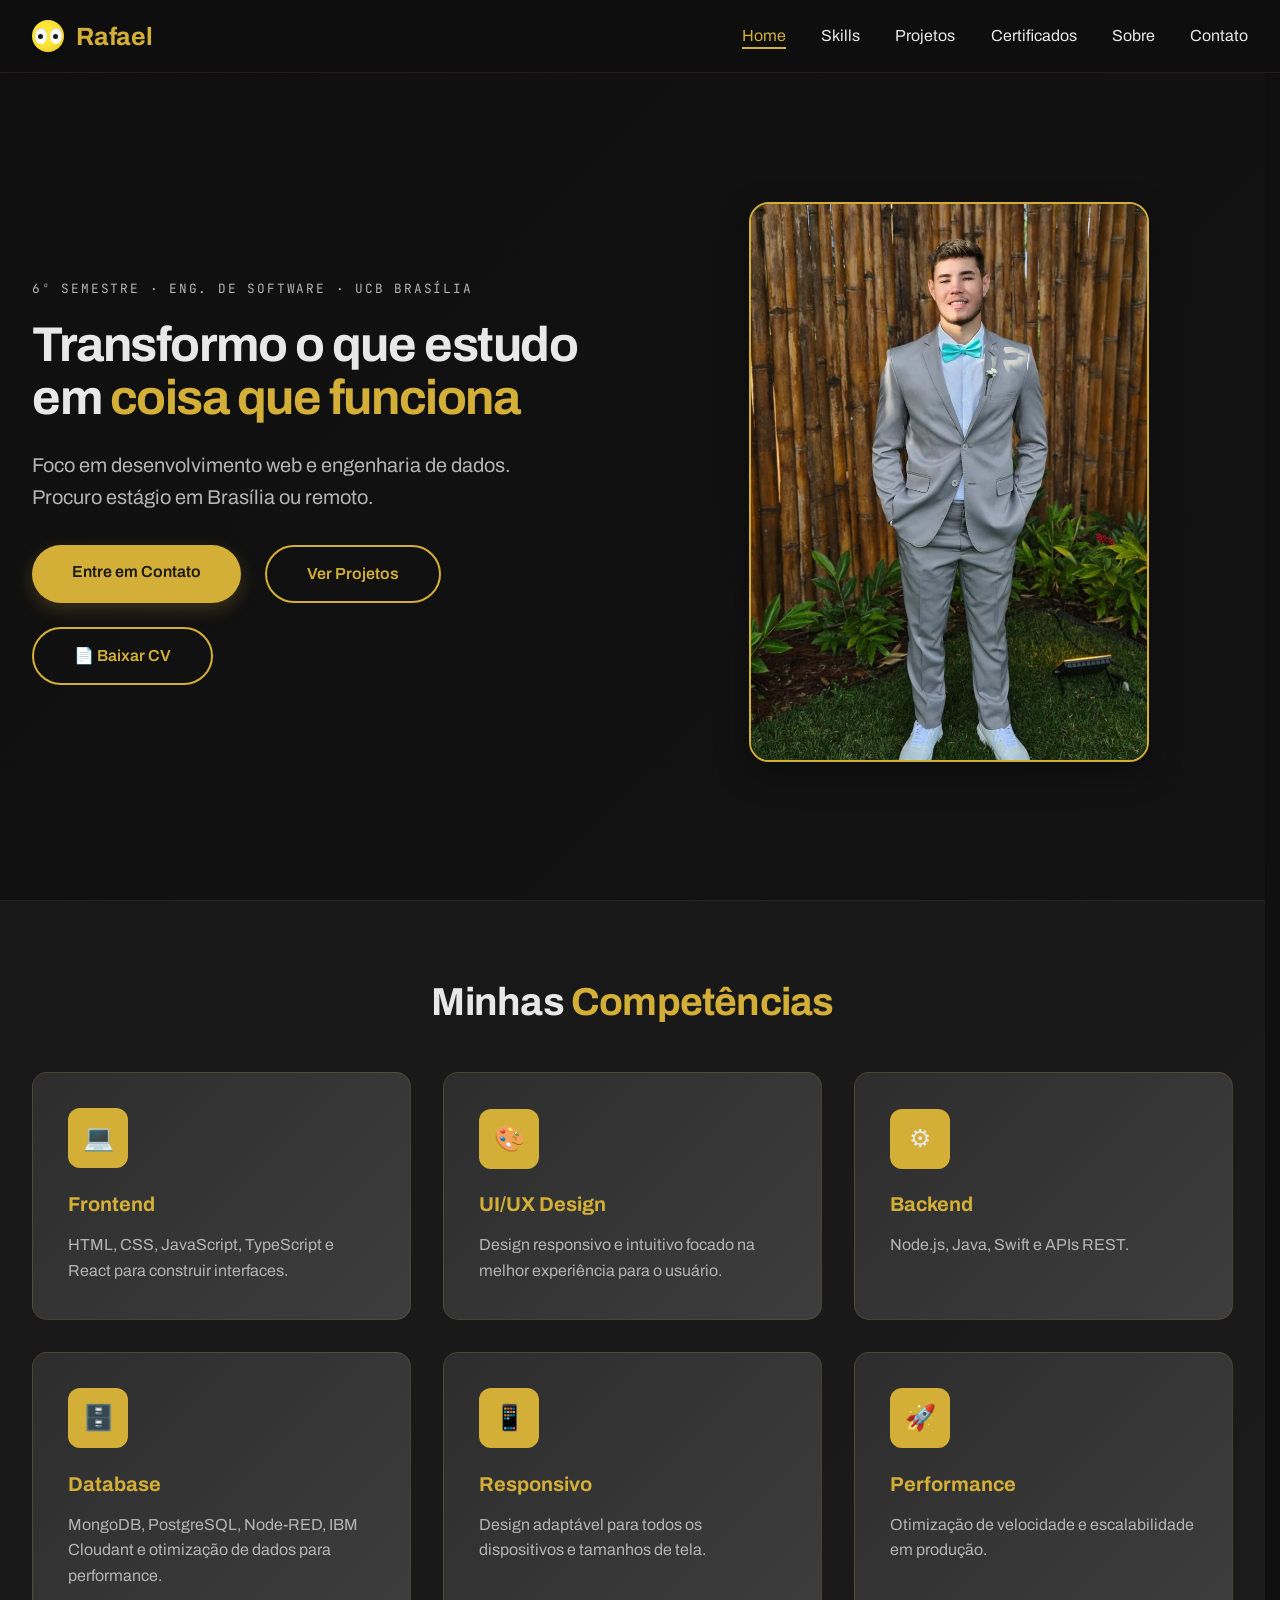
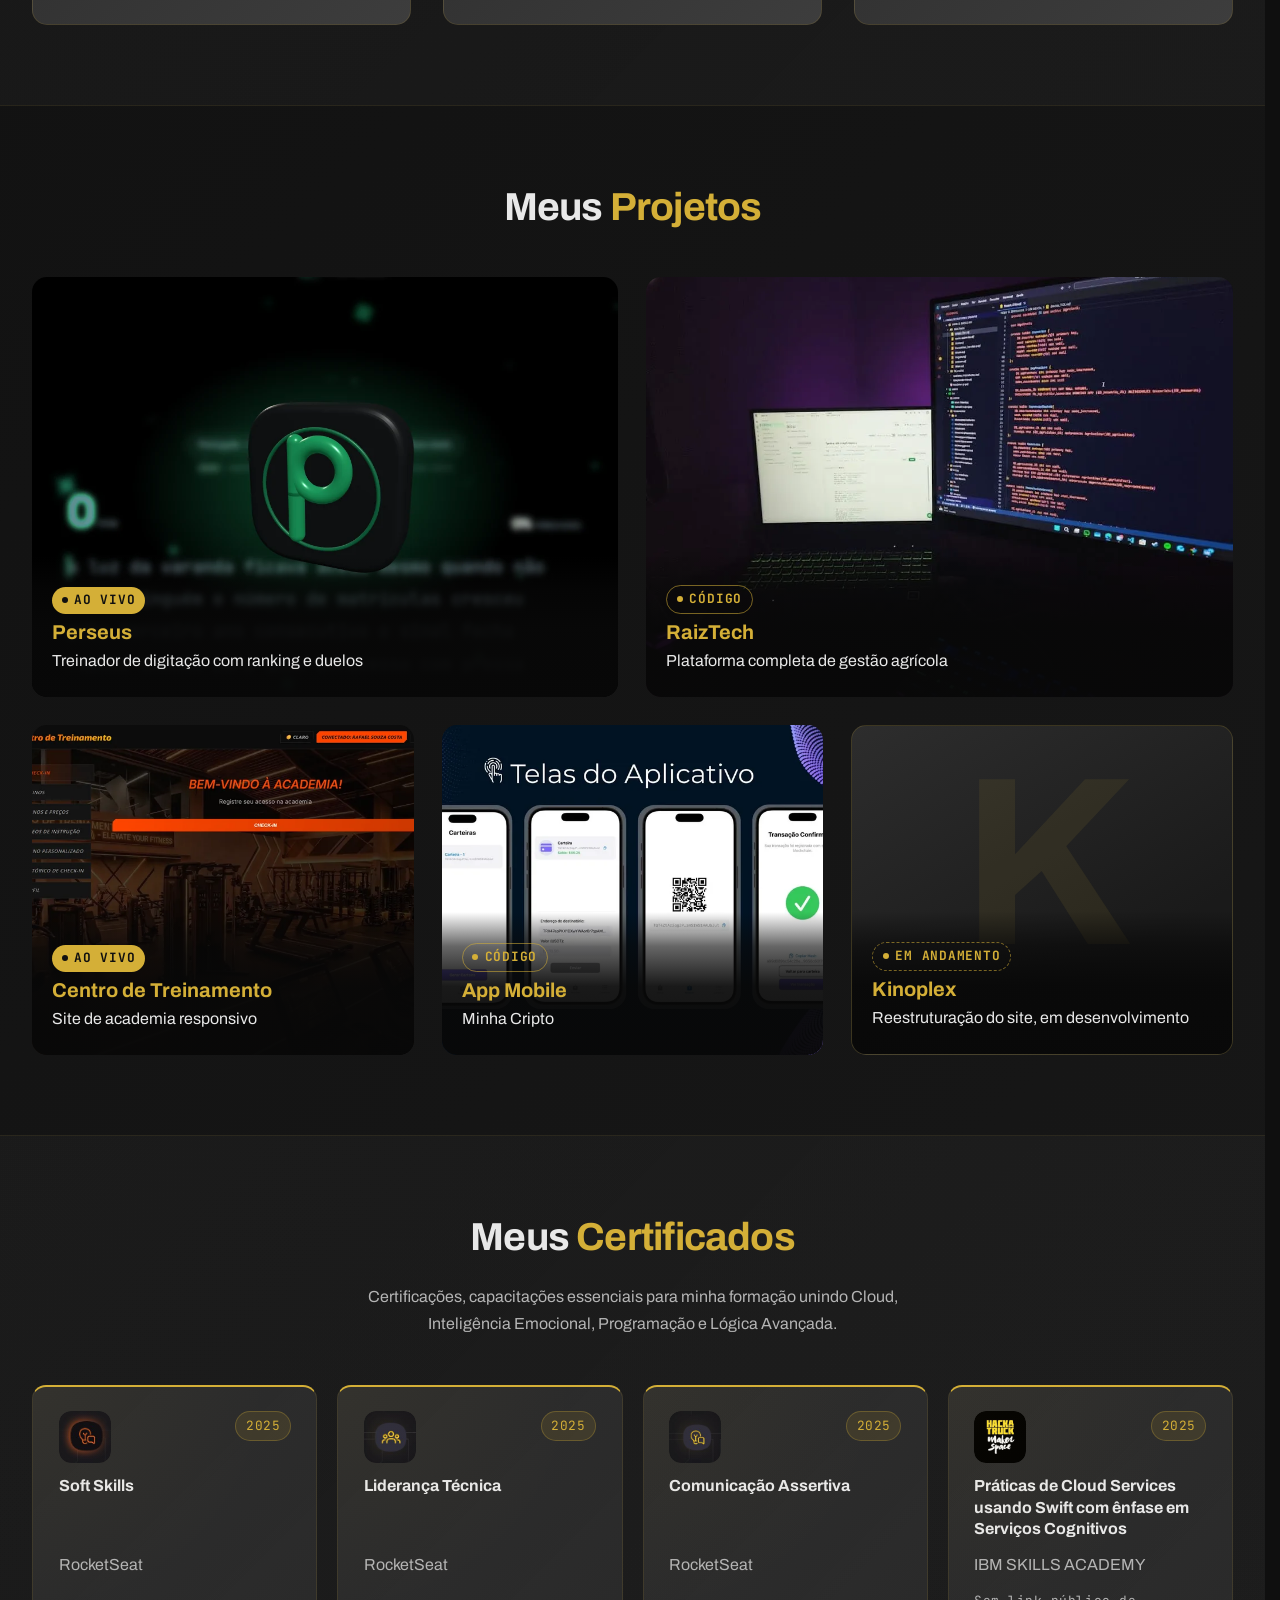
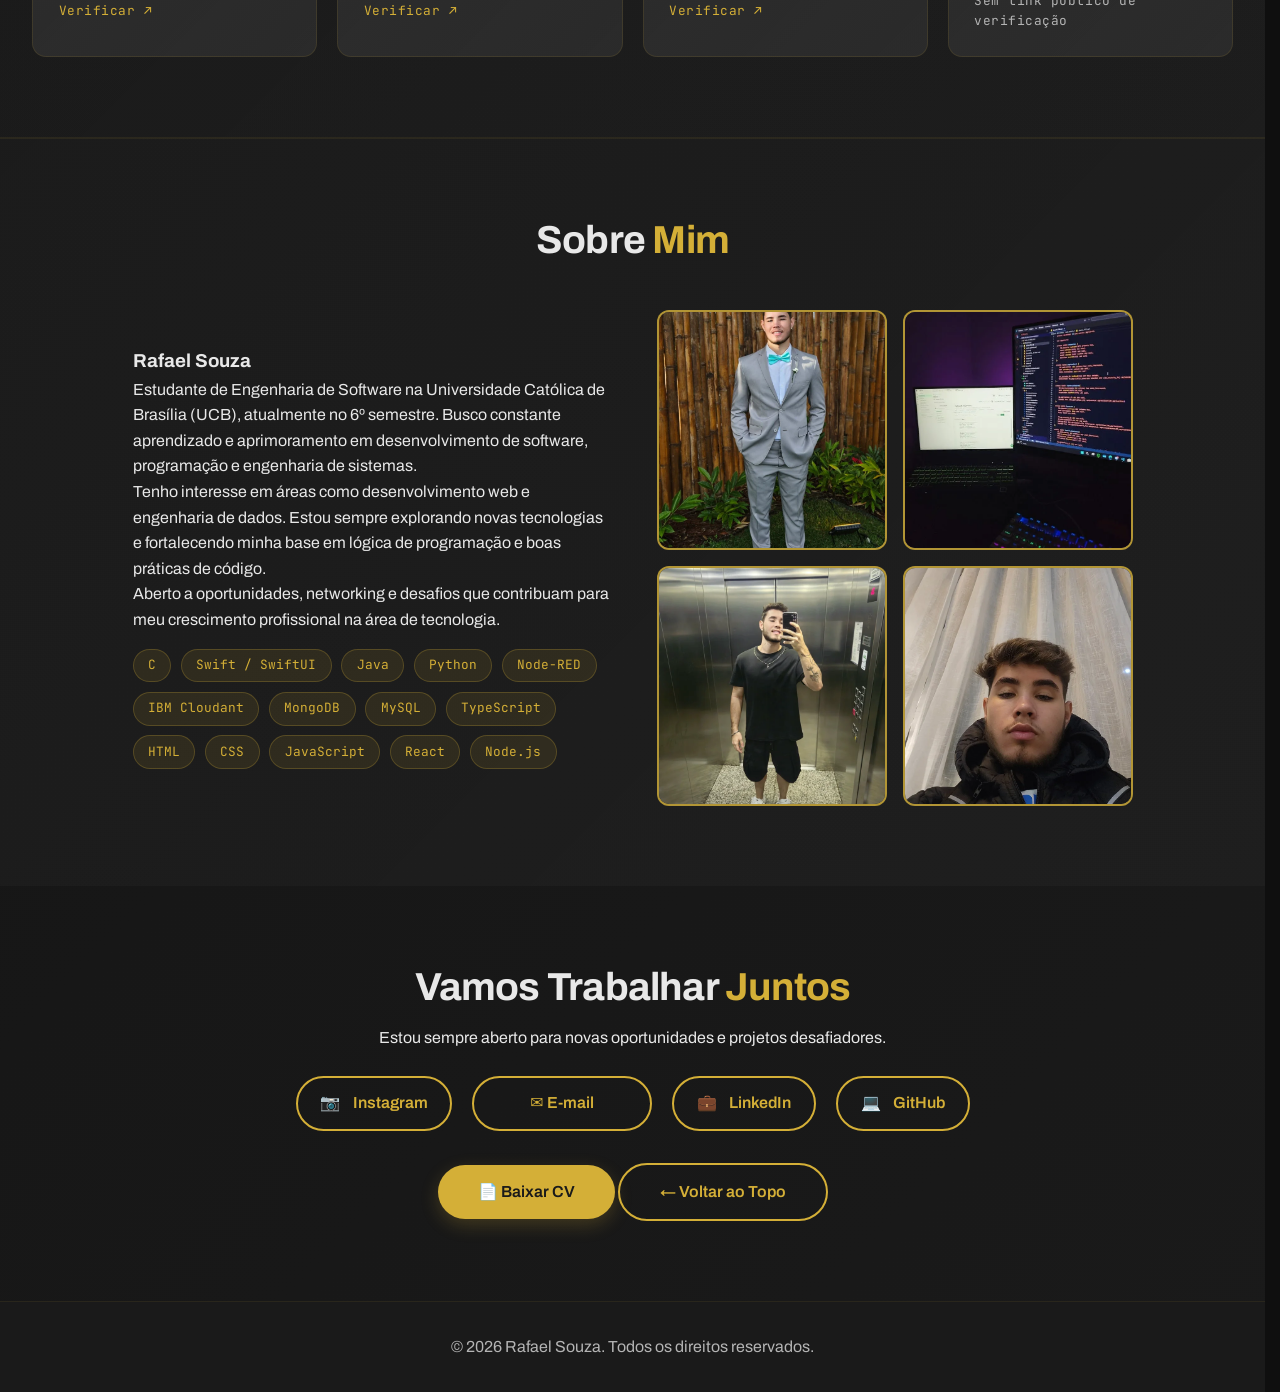
<file: index.html>
<!DOCTYPE html>
<html lang="pt-BR">
<head>
    <meta charset="UTF-8">
    <meta name="viewport" content="width=device-width, initial-scale=1.0">
    <title>Rafael Souza - Portfolio</title>
    <meta name="description" content="Rafael Souza — estudante de Engenharia de Software na UCB, Brasília. Projetos em web, dados e mobile: Perseus, RaizTech, Centro de Treinamento e Minha Cripto.">
    <meta name="theme-color" content="#0f0f0f">
    <link rel="preload" as="image" href="img/port.webp" fetchpriority="high">
    <link rel="preconnect" href="https://fonts.googleapis.com">
    <link rel="preconnect" href="https://fonts.gstatic.com" crossorigin>
    <link rel="stylesheet" href="https://fonts.googleapis.com/css2?family=Archivo:wght@400;500;600;700&family=JetBrains+Mono:wght@400;700&display=swap">
    <link rel="stylesheet" href="style.css">
    <link rel="icon" type="image/webp" href="img/iconpreto.webp">
</head>
<body>
    <nav>
        <div class="logo">
            <div id="custom-emoji">
                <div class="eye"><div class="pupil"></div></div>
                <div class="eye"><div class="pupil"></div></div>
            </div>
            Rafael
        </div>
        <ul class="nav-links">
            <li><a href="#home">Home</a></li>
            <li><a href="#skills">Skills</a></li>
            <li><a href="#portfolio">Projetos</a></li>
            <li><a href="#certificates">Certificados</a></li>
            <li><a href="#about">Sobre</a></li>
            <li><a href="#contact">Contato</a></li>
        </ul>
    </nav>

    <section class="hero" id="home">
        <div class="hero-content">
            <p class="hero-kicker">6º semestre · Eng. de Software · UCB Brasília</p>
            <h1>Transformo o que estudo <br>em <span>coisa que funciona</span></h1>
            <p class="hero-lead">Foco em desenvolvimento web e engenharia de dados. Procuro estágio em Brasília ou remoto.</p>
            <div class="cta-buttons">
                <a href="#contact" class="btn btn-primary">Entre em Contato</a>
                <a href="#portfolio" class="btn btn-secondary">Ver Projetos</a>
                <a href="CV_rafael_2026.pdf" download class="btn btn-cv"><span aria-hidden="true">📄</span> Baixar CV</a>
            </div>
        </div>
        <div class="hero-image">
            <div class="image-container">
                <div class="image-frame">
                    <img src="img/port.webp" alt="Rafael Souza" width="800" height="1067" fetchpriority="high" decoding="async">
                </div>
            </div>
        </div>
    </section>

    <section class="skills" id="skills">
        <div class="skills-container">
            <h2 class="section-title">Minhas <span>Competências</span></h2>
            <div class="skills-grid">
                <div class="skill-card">
                    <div class="skill-icon" aria-hidden="true">💻</div>
                    <h3>Frontend</h3>
                    <p>HTML, CSS, JavaScript, TypeScript e React para construir interfaces.</p>
                </div>
                <div class="skill-card">
                    <div class="skill-icon" aria-hidden="true">🎨</div>
                    <h3>UI/UX Design</h3>
                    <p>Design responsivo e intuitivo focado na melhor experiência para o usuário.</p>
                </div>
                <div class="skill-card">
                    <div class="skill-icon" aria-hidden="true">⚙️</div>
                    <h3>Backend</h3>
                    <p>Node.js, Java, Swift e APIs REST.</p>
                </div>
                <div class="skill-card">
                    <div class="skill-icon" aria-hidden="true">🗄️</div>
                    <h3>Database</h3>
                    <p>MongoDB, PostgreSQL, Node-RED, IBM Cloudant e otimização de dados para performance.</p>
                </div>
                <div class="skill-card">
                    <div class="skill-icon" aria-hidden="true">📱</div>
                    <h3>Responsivo</h3>
                    <p>Design adaptável para todos os dispositivos e tamanhos de tela.</p>
                </div>
                <div class="skill-card">
                    <div class="skill-icon" aria-hidden="true">🚀</div>
                    <h3>Performance</h3>
                    <p>Otimização de velocidade e escalabilidade em produção.</p>
                </div>
            </div>
        </div>
    </section>

    <section class="portfolio" id="portfolio">
        <div class="portfolio-container">
            <h2 class="section-title">Meus <span>Projetos</span></h2>
            <div class="portfolio-grid">
                <div class="portfolio-item portfolio-item--featured" role="button" tabindex="0" aria-haspopup="dialog"
                    data-title="Perseus"
                    data-description="Treinador de digitação para português e inglês, com modos de texto corrido e de código. Tem ranking online, duelos entre jogadores e um teclado virtual em forma de mapa estelar, onde o brilho de cada tecla mostra o domínio do usuário. O motor de digitação é TypeScript puro e funciona offline; a validação da linha do tempo de teclas é feita no servidor para impedir pontuações fraudadas."
                    data-tech="Next.js 16, React 19, Tailwind CSS 4, NestJS 11, TypeScript, Docker"
                    data-live-url="https://perseus-xi.vercel.app/"
                    data-repo-url="https://github.com/Freeze137/Perseus">
                    <img loading="lazy" decoding="async" width="1200" height="750" src="img/perseus.webp" alt="">
                    <div class="portfolio-caption">
                        <span class="portfolio-status portfolio-status--live">Ao vivo</span>
                        <h3>Perseus</h3>
                        <p>Treinador de digitação com ranking e duelos</p>
                        <div class="portfolio-tags"><ul><li>Next.js</li><li>NestJS</li><li>TypeScript</li></ul></div>
                    </div>
                </div>
                <div class="portfolio-item portfolio-item--featured" role="button" tabindex="0" aria-haspopup="dialog"
                    data-title="RaizTech (by Ricardo Marinho)"
                    data-description="Painel de controle da RaizTech, um sistema de gestão agrícola inteligente focado em otimizar a irrigação com Inteligência Artificial e Machine Learning. O painel oferece uma interface completa para monitorar, analisar e controlar o desempenho dos irrigadores e sensores na fazenda."
                    data-tech="CSS, TypeScript, Node.js, MongoDB, MySQL"
                    data-live-url="#"
                    data-repo-url="https://github.com/RicardoMarinho-code/Painel-de-controle-raiztech">
                    <img loading="lazy" decoding="async" width="1024" height="747" src="img/rafa4.webp" alt="">
                    <div class="portfolio-caption">
                        <span class="portfolio-status portfolio-status--code">Código</span>
                        <h3>RaizTech</h3>
                        <p>Plataforma completa de gestão agrícola</p>
                        <div class="portfolio-tags"><ul><li>TypeScript</li><li>Node.js</li><li>MongoDB</li><li>MySQL</li></ul></div>
                    </div>
                </div>
                <div class="portfolio-item" role="button" tabindex="0" aria-haspopup="dialog"
                    data-title="Centro de Treinamento"
                    data-description="Site de academia com interface limpa e contemporânea, focada na experiência do usuário e em um layout responsivo."
                    data-tech="HTML, CSS, JavaScript"
                    data-live-url="https://academia-theta-ten.vercel.app/"
                    data-repo-url="https://github.com/Freeze137/academia">
                    <img loading="lazy" decoding="async" width="1000" height="562" src="img/ctofc.webp" alt="">
                    <div class="portfolio-caption">
                        <span class="portfolio-status portfolio-status--live">Ao vivo</span>
                        <h3>Centro de Treinamento</h3>
                        <p>Site de academia responsivo</p>
                        <div class="portfolio-tags"><ul><li>HTML</li><li>CSS</li><li>JavaScript</li></ul></div>
                    </div>
                </div>
                <div class="portfolio-item" role="button" tabindex="0" aria-haspopup="dialog"
                    data-title="App Mobile"
                    data-description="Aplicativo mobile (Minha Cripto) desenvolvido com SwiftUI para facilitar o uso de criptomoedas, com foco em simplicidade, usabilidade e segurança para iOS."
                    data-tech="Node-RED, IBM Cloudant, Swift/SwiftUI"
                    data-live-url="#"
                    data-repo-url="https://github.com/Freeze137/Minha-Cripto">
                    <img loading="lazy" decoding="async" width="1000" height="563" src="img/minha-cripto.webp" alt="">
                    <div class="portfolio-caption">
                        <span class="portfolio-status portfolio-status--code">Código</span>
                        <h3>App Mobile</h3>
                        <p>Minha Cripto</p>
                        <div class="portfolio-tags"><ul><li>SwiftUI</li><li>Node-RED</li><li>IBM Cloudant</li></ul></div>
                    </div>
                </div>
                <div class="portfolio-item portfolio-item--wip" role="button" tabindex="0" aria-haspopup="dialog"
                    data-title="Kinoplex"
                    data-description="Reestruturação do site da Kinoplex, com foco em modernização da interface, melhor experiência do usuário e design responsivo. O projeto ainda está em desenvolvimento."
                    data-tech="TypeScript, React, Node.js, Python"
                    data-live-url="#"
                    data-repo-url="#">
                    <div class="portfolio-item__monogram" aria-hidden="true">K</div>
                    <div class="portfolio-caption">
                        <span class="portfolio-status portfolio-status--wip">Em andamento</span>
                        <h3>Kinoplex</h3>
                        <p>Reestruturação do site, em desenvolvimento</p>
                        <div class="portfolio-tags"><ul><li>TypeScript</li><li>React</li><li>Node.js</li><li>Python</li></ul></div>
                    </div>
                </div>
            </div>
        </div>
    </section>

    <!-- ===================== CERTIFICADOS ===================== -->
    <section class="certificates" id="certificates">
        <div class="certificates-container">
            <h2 class="section-title">Meus <span>Certificados</span></h2>
            <p class="certificates-subtitle">Certificações, capacitações essenciais para minha formação unindo Cloud, Inteligência Emocional, Programação e Lógica Avançada.</p>

            <div class="cert-grid">

                <div class="cert-card">
                    <div class="cert-card-header">
                        <div class="cert-logo cert-logo--img">
                            <img src="img/cert-img-1.png" alt="" width="52" height="52" loading="lazy" decoding="async">
                        </div>
                        <span class="cert-year">2025</span>
                    </div>
                    <h3 class="cert-title">Soft Skills</h3>
                    <p class="cert-issuer">RocketSeat</p>
                    <a href="https://app.rocketseat.com.br/certificates/fe58694a-edfa-46e0-9430-57535f129cd2" class="cert-verify" target="_blank" rel="noopener noreferrer" aria-label="Verificar certificado Soft Skills na RocketSeat">Verificar ↗</a>
                </div>

                <div class="cert-card">
                    <div class="cert-card-header">
                        <div class="cert-logo cert-logo--img">
                            <img src="img/cert-img-2.png" alt="" width="52" height="52" loading="lazy" decoding="async">
                        </div>
                        <span class="cert-year">2025</span>
                    </div>
                    <h3 class="cert-title">Liderança Técnica</h3>
                    <p class="cert-issuer">RocketSeat</p>
                    <a href="https://app.rocketseat.com.br/certificates/0393aaec-fb00-48b3-8699-10258ea04863" class="cert-verify" target="_blank" rel="noopener noreferrer" aria-label="Verificar certificado Liderança Técnica na RocketSeat">Verificar ↗</a>
                </div>

                <div class="cert-card">
                    <div class="cert-card-header">
                        <div class="cert-logo cert-logo--img">
                            <img src="img/cert-img-3.png" alt="" width="52" height="52" loading="lazy" decoding="async">
                        </div>
                        <span class="cert-year">2025</span>
                    </div>
                    <h3 class="cert-title">Comunicação Assertiva</h3>
                    <p class="cert-issuer">RocketSeat</p>
                    <a href="https://app.rocketseat.com.br/certificates/f561ff4e-0273-44a0-92f0-ee2ecd900b67" class="cert-verify" target="_blank" rel="noopener noreferrer" aria-label="Verificar certificado Comunicação Assertiva na RocketSeat">Verificar ↗</a>
                </div>

                <div class="cert-card">
                    <div class="cert-card-header">
                        <div class="cert-logo cert-logo--img">
                            <img src="img/cert-img-4.png" alt="" width="52" height="52" loading="lazy" decoding="async">
                        </div>
                        <span class="cert-year">2025</span>
                    </div>
                    <h3 class="cert-title">Práticas de Cloud Services usando Swift com ênfase em Serviços Cognitivos</h3>
                    <p class="cert-issuer">IBM SKILLS ACADEMY</p>
                    <span class="cert-verify cert-verify--none">Sem link público de verificação</span>
                </div>

                

            </div>
        </div>
    </section>
                                                   <!-- ================== CERTIFICADOS ================== -->

    <section class="about" id="about">
        <div class="about-container">
            <h2 class="section-title">Sobre <span>Mim</span></h2>
            <div class="about-content">
                <div class="about-text">
                    <h3>Rafael Souza</h3>
                    <p> Estudante de Engenharia de Software na Universidade Católica de Brasília (UCB), atualmente no 6º semestre. Busco constante aprendizado e aprimoramento em desenvolvimento de software, programação e engenharia de sistemas. </p>
                    <p>Tenho interesse em áreas como desenvolvimento web e engenharia de dados. Estou sempre explorando novas tecnologias e fortalecendo minha base em lógica de programação e boas práticas de código.</p>
                    <p>Aberto a oportunidades, networking e desafios que contribuam para meu crescimento profissional na área de tecnologia.</p>
                    <ul class="tech-badges">
                        <li>C</li>
                        <li>Swift / SwiftUI</li>
                        <li>Java</li>
                        <li>Python</li>
                        <li>Node-RED</li>
                        <li>IBM Cloudant</li>
                        <li>MongoDB</li>
                        <li>MySQL</li>
                        <li>TypeScript</li>
                        <li>HTML</li>
                        <li>CSS</li>
                        <li>JavaScript</li>
                        <li>React</li>
                        <li>Node.js</li>
                    </ul>
                </div>
                <div class="about-images">
                    <div class="about-img">
                        <img src="img/port.webp" alt="Rafael Souza" width="800" height="1067" loading="lazy" decoding="async">
                    </div>
                    <div class="about-img">
                        <img src="img/rafa4.webp" alt="Estação de trabalho de Rafael" width="1024" height="747" loading="lazy" decoding="async">
                    </div>
                    <div class="about-img">
                        <img src="img/rafa2.webp" alt="Rafael em evento de tecnologia" width="720" height="960" loading="lazy" decoding="async">
                    </div>
                    <div class="about-img">
                        <img src="img/rafa3.webp" alt="Rafael apresentando um projeto" width="720" height="960" loading="lazy" decoding="async">
                    </div>
                </div>
            </div>
        </div>
    </section>

    <section class="contact" id="contact">
        <div class="contact-container">
            <h2 class="section-title">Vamos Trabalhar <span>Juntos</span></h2>
            <p>Estou sempre aberto para novas oportunidades e projetos desafiadores.<br><br></p>
            <div class="contact-links">
                <a href="https://instagram.com/therafaelsouza" class="contact-link" target="_blank" rel="noopener noreferrer">
                    <span aria-hidden="true">📷</span> Instagram
                </a>
                <a href="mailto:rafascosta2017@gmail.com" id="email-link" class="contact-link">
                    <span class="email-text original"><span aria-hidden="true">✉️</span> E-mail</span>
                    <span class="email-text copied"><span aria-hidden="true">✅</span> E-mail Copiado!</span>
                </a>
                <a href="https://www.linkedin.com/in/rafael-souza-71481b2b5/" class="contact-link" target="_blank" rel="noopener noreferrer">
                    <span aria-hidden="true">💼</span> LinkedIn
                </a>
                <a href="https://github.com/Freeze137" class="contact-link" target="_blank" rel="noopener noreferrer">
                    <span aria-hidden="true">💻</span> GitHub
                </a>
            </div>
            <a href="CV_rafael_2026.pdf" download class="btn btn-primary"><span aria-hidden="true">📄</span> Baixar CV</a>
            <a href="#home" class="btn btn-secondary">← Voltar ao Topo</a>
        </div>
    </section>

    <footer>
        <p>&copy; 2026 Rafael Souza. Todos os direitos reservados.</p>
    </footer>

    <div id="portfolio-modal" class="modal" role="dialog" aria-modal="true" aria-labelledby="modal-title">
        <div class="modal-content">
            <button type="button" class="close-button" aria-label="Fechar">&times;</button>
            <img id="modal-img" src="img/perseus.webp" alt="" loading="lazy" width="1200" height="750">
            <h3 id="modal-title" tabindex="-1"></h3>
            <p id="modal-description"></p>
            <div class="modal-tech">
                <strong>Tecnologias:</strong>
                <p id="modal-tech"></p>
            </div>
            <p id="modal-no-links" class="modal-note" hidden>Projeto sem demo público nem repositório aberto.</p>
            <div class="modal-links">
                <a id="modal-live-link" href="#" class="btn btn-primary" target="_blank" rel="noopener noreferrer">Ver Projeto</a>
                <a id="modal-repo-link" href="#" class="btn btn-secondary" target="_blank" rel="noopener noreferrer">Ver Código</a>
            </div>
        </div>
    </div>

    <script src="script.js"></script>
</body>
</html>
</file>
<file: style.css>
* {
    margin: 0;
    padding: 0;
    box-sizing: border-box;
}

:root {
    /* Escala tipografica: razao 1.25 a partir de 12.8px. Substitui os 19
       tamanhos avulsos que existiam antes. */
    --font-sans: 'Archivo', 'Segoe UI', system-ui, -apple-system, sans-serif;
    --font-mono: 'JetBrains Mono', ui-monospace, 'Cascadia Mono', Consolas, monospace;

    --fs-xs: 0.8rem;      /* 12.8 — apenas mono em caixa alta com tracking */
    --fs-sm: 1rem;        /* 16   — todo texto corrido e de card */
    --fs-md: 1.25rem;     /* 20   — h3 de card, lead */
    --fs-lg: 1.5625rem;   /* 25   — logo, botao de fechar */
    --fs-xl: 1.9531rem;   /* 31.25 — titulo do modal */
    --fs-2xl: 2.4414rem;  /* 39   — titulo de secao */
    --fs-3xl: 3.0518rem;  /* 48.8 — teto do h1 */

    --primary: #1a1a1a;
    --secondary: #2d2d2d;
    --tertiary: #3d3d3d;
    --accent: #d4af37;
    --accent-light: #e8c547;
    --text-primary: #e8e8e8;
    --text-secondary: #b4b4b4;
    --bg: #0f0f0f;
}

html {
    background-color: #0f0f0f;
    scrollbar-gutter: stable;
}

section[id] {
    scroll-margin-top: 6rem;
}

body {
    font-family: var(--font-sans);
    background: linear-gradient(135deg, var(--bg) 0%, var(--primary) 100%);
    color: var(--text-primary);
    line-height: 1.6;
    overflow-x: hidden;
}

@keyframes fadeInUp {
    from {
        opacity: 0;
        transform: translate3d(0, 24px, 0);
    }
    to {
        opacity: 1;
        transform: translate3d(0, 0, 0);
    }
}

@keyframes slideInDown {
    from {
        transform: translate3d(0, -100%, 0);
    }
    to {
        transform: translate3d(0, 0, 0);
    }
}

@keyframes slideInLeft {
    from {
        opacity: 0;
        transform: translate3d(-32px, 0, 0);
    }
    to {
        opacity: 1;
        transform: translate3d(0, 0, 0);
    }
}

@keyframes slideInRight {
    from {
        opacity: 0;
        transform: translate3d(32px, 0, 0);
    }
    to {
        opacity: 1;
        transform: translate3d(0, 0, 0);
    }
}

/* --eye-sx/--eye-sy sao registradas para poderem ser interpoladas:
   assim a piscada e o estado "large" convivem no mesmo transform. */
@property --eye-sx {
    syntax: '<number>';
    inherits: false;
    initial-value: 1;
}

@property --eye-sy {
    syntax: '<number>';
    inherits: false;
    initial-value: 1;
}

@keyframes blink {
    0%, 94%, 98%, 100% {
        transform: scale(var(--eye-sx), var(--eye-sy));
    }
    96% {
        transform: scale(var(--eye-sx), calc(var(--eye-sy) * 0.1));
    }
}

nav {
    position: fixed;
    top: 0;
    width: 100%;
    background: rgba(15, 15, 15, 0.97);
    z-index: 1000;
    padding: 1.25rem 2rem;
    border-bottom: 1px solid rgba(212, 175, 55, 0.1);
    display: flex;
    justify-content: space-between;
    align-items: center;
    animation: slideInDown 0.45s ease-out;
}

.logo {
    display: flex;
    align-items: center;
    gap: 12px;
    transition: gap 0.25s ease, text-shadow 0.25s ease;
    font-size: var(--fs-lg);
    font-weight: 700;
    line-height: 1;
    color: var(--accent);
    letter-spacing: -0.01em;
    animation: fadeInUp 0.5s ease-out;
}

.logo:hover {
    text-shadow: 0 0 10px rgba(212, 175, 55, 0.5);
    cursor: pointer;
}

.logo.no-emoji {
    gap: 0;
}

#custom-emoji {
    width: 32px;
    height: 32px;
    background-color: #fce83a;
    border-radius: 50%;
    display: flex;
    justify-content: center;
    align-items: center;
    gap: 3px;
    box-shadow: inset -2px -2px 6px rgba(200, 150, 0, 0.35), 0 2px 4px rgba(0,0,0,0.2);
    transition: opacity 0.25s ease, transform 0.25s ease;
    overflow: hidden;
    flex-shrink: 0;
}

#custom-emoji.hidden-emoji {
    width: 0;
    height: 0;
    margin: 0;
    opacity: 0;
    transform: scale(0);
    overflow: hidden;
}

.eye {
    width: 12px;
    height: 16px;
    background-color: white;
    border-radius: 50%;
    display: flex;
    justify-content: center;
    align-items: center;
    box-shadow: inset 0 1px 2px rgba(0,0,0,0.18);
    animation: none;
    transform: scale(var(--eye-sx), var(--eye-sy));
    transition: --eye-sx 0.2s ease, --eye-sy 0.2s ease;
}

#custom-emoji.hero-active .eye {
    animation: blink 4s infinite;
}

.eye.large {
    --eye-sx: 1.5;
    --eye-sy: 1.125;
}

.pupil {
    width: 5px;
    height: 5px;
    background-color: #1a1a1a;
    border-radius: 50%;
    transition: transform 0.05s linear;
}

.nav-links {
    display: flex;
    gap: 2.2rem;
    list-style: none;
}

.nav-links a {
    color: var(--text-primary);
    text-decoration: none;
    font-size: var(--fs-sm);
    transition: color 0.2s ease;
    position: relative;
    padding-bottom: 0.3rem;
}

.nav-links a::after {
    content: '';
    position: absolute;
    bottom: 0;
    left: 0;
    width: 100%;
    height: 2px;
    background: var(--accent);
    transform: scaleX(0);
    transform-origin: left center;
    transition: transform 0.2s ease;
}

.nav-links a:hover::after,
.nav-links a.active::after {
    transform: scaleX(1);
}

.nav-links a:hover,
.nav-links a.active {
    color: var(--accent);
}

.hero {
    display: grid;
    grid-template-columns: 1fr 1fr;
    align-items: center;
    gap: 4rem;
    padding: 9rem 2rem 5rem 2rem;
    max-width: 1400px;
    margin: 0 auto;
    min-height: 100svh;
}

.hero-content {
    animation: slideInLeft 0.7s ease-out;
}

.hero h1 {
    font-size: clamp(2.25rem, 5.5vw, var(--fs-3xl));
    font-weight: 700;
    margin-bottom: 1.5rem;
    line-height: 1.08;
    letter-spacing: -0.03em;
    text-wrap: balance;
    color: var(--text-primary);
}

.hero h1 span {
    color: var(--accent);
}

/* O kicker carrega o fato verificavel (semestre, curso, instituicao) para
   que o h1 possa afirmar o trabalho em vez de um cargo. */
.hero-kicker {
    font-family: var(--font-mono);
    font-size: var(--fs-xs);
    font-weight: 400;
    text-transform: uppercase;
    letter-spacing: 0.14em;
    color: var(--text-secondary);
    margin-bottom: 1.25rem;
}

.hero-lead {
    font-size: var(--fs-md);
    color: var(--text-secondary);
    margin-bottom: 2rem;
    line-height: 1.6;
    max-width: 46ch;
}

.cta-buttons {
    display: flex;
    gap: 1.5rem;
    flex-wrap: wrap;
}

.btn {
    padding: 1rem 2.5rem;
    border: none;
    border-radius: 50px;
    font-family: inherit;
    font-size: var(--fs-sm);
    font-weight: 600;
    line-height: 1.4;
    cursor: pointer;
    transition: transform 0.2s ease, background 0.2s ease, color 0.2s ease, box-shadow 0.2s ease;
    text-decoration: none;
    display: inline-block;
}

.btn-primary {
    background: var(--accent);
    color: var(--primary);
    box-shadow: 0 6px 18px rgba(212, 175, 55, 0.22);
}

.btn-primary:hover {
    background: var(--accent-light);
    box-shadow: 0 8px 22px rgba(212, 175, 55, 0.28);
    transform: translateY(-2px);
}

.btn-secondary {
    background: transparent;
    color: var(--accent);
    border: 2px solid var(--accent);
}

.btn-secondary:hover {
    background: var(--accent);
    color: var(--primary);
    transform: translateY(-2px);
}

.hero-image {
    position: relative;
    animation: slideInRight 0.7s ease-out;
    display: flex;
    justify-content: center;
    align-items: center;
    height: 560px;
    transform: translate3d(0, 0, 0);
}

.image-container {
    position: relative;
    width: 100%;
    height: 100%;
    max-width: 400px;
    border-radius: 20px;
}

.image-frame {
    width: 100%;
    height: 100%;
    border-radius: 20px;
    overflow: hidden;
    border: 2px solid var(--accent);
    box-shadow: 0 12px 32px rgba(0, 0, 0, 0.35);
    position: relative;
}

.image-frame img {
    width: 100%;
    height: 100%;
    object-fit: cover;
}

.skills {
    padding: 5rem 2rem;
    background: linear-gradient(135deg, rgba(45, 45, 45, 0.25) 0%, rgba(61, 61, 61, 0.15) 100%);
    border-top: 1px solid rgba(212, 175, 55, 0.08);
    border-bottom: 1px solid rgba(212, 175, 55, 0.08);
}

.skills-container,
.portfolio-container {
    max-width: 1400px;
    margin: 0 auto;
}

.section-title {
    font-size: var(--fs-2xl);
    font-weight: 700;
    line-height: 1.1;
    letter-spacing: -0.02em;
    margin-bottom: 3rem;
    text-align: center;
}

.section-title span {
    color: var(--accent);
}

.skills-grid {
    display: grid;
    grid-template-columns: repeat(auto-fit, minmax(280px, 1fr));
    gap: 2rem;
}

.skill-card {
    background: linear-gradient(135deg, var(--secondary) 0%, var(--tertiary) 100%);
    padding: 2.2rem;
    border-radius: 15px;
    border: 1px solid rgba(212, 175, 55, 0.15);
    transition: opacity 0.35s ease, transform 0.35s ease, border-color 0.2s ease;
    opacity: 0;
    transform: translate3d(0, 18px, 0);
}

.skill-card.visible {
    opacity: 1;
    transform: translate3d(0, 0, 0);
}

.skill-card:hover {
    transform: translate3d(0, -4px, 0);
    border-color: var(--accent);
}

.skill-icon {
    width: 60px;
    height: 60px;
    background: var(--accent);
    border-radius: 12px;
    display: flex;
    align-items: center;
    justify-content: center;
    font-size: var(--fs-lg);
    margin-bottom: 1.5rem;
}

.skill-card h3 {
    font-size: var(--fs-md);
    line-height: 1.2;
    margin-bottom: 1rem;
    color: var(--accent);
}

.skill-card p {
    color: var(--text-secondary);
    font-size: var(--fs-sm);
}

.portfolio {
    padding: 5rem 2rem;
}

/* Grade de 6 colunas: 2 destaques (3 colunas cada) na primeira linha
   e 3 projetos (2 colunas cada) na segunda. Fecha as linhas sem sobras. */
.portfolio-grid {
    display: grid;
    grid-template-columns: repeat(6, 1fr);
    gap: 1.75rem;
}

.portfolio-item {
    grid-column: span 2;
    position: relative;
    height: 330px;
    border-radius: 15px;
    overflow: hidden;
    cursor: pointer;
    opacity: 0;
    transform: translate3d(0, 18px, 0);
    transition: opacity 0.35s ease, transform 0.35s ease;
}

.portfolio-item--featured {
    grid-column: span 3;
    height: 420px;
}

.portfolio-item.visible {
    opacity: 1;
    transform: translate3d(0, 0, 0);
}

.portfolio-item img {
    width: 100%;
    height: 100%;
    object-fit: cover;
    transition: transform 0.3s ease;
}

/* A legenda fica sempre visivel: em toque o :hover nunca dispara, e a
   secao inteira ficava sem uma palavra. O hover so acrescenta as tags. */
.portfolio-caption {
    position: absolute;
    inset: auto 0 0 0;
    z-index: 10;
    padding: 1.9rem 1.25rem 1.1rem;
    display: flex;
    flex-direction: column;
    align-items: flex-start;
    gap: 0.4rem;
    background: linear-gradient(to top,
        rgba(8, 8, 8, 0.97) 0%,
        rgba(8, 8, 8, 0.93) 48%,
        rgba(8, 8, 8, 0.62) 76%,
        rgba(8, 8, 8, 0) 100%);
}

.portfolio-caption h3 {
    font-size: var(--fs-md);
    line-height: 1.2;
    color: var(--accent);
}

.portfolio-caption p {
    font-size: var(--fs-sm);
    line-height: 1.4;
    color: var(--text-primary);
}

.portfolio-status {
    display: inline-flex;
    align-items: center;
    gap: 0.4rem;
    padding: 0.2rem 0.6rem;
    border-radius: 50px;
    font-family: var(--font-mono);
    font-size: var(--fs-xs);
    font-weight: 700;
    letter-spacing: 0.06em;
    text-transform: uppercase;
}

.portfolio-status::before {
    content: '';
    width: 6px;
    height: 6px;
    border-radius: 50%;
    background: currentColor;
}

.portfolio-status--live {
    background: var(--accent);
    color: #101010;
}

.portfolio-status--code {
    border: 1px solid rgba(212, 175, 55, 0.55);
    color: var(--accent);
}

.portfolio-status--wip {
    border: 1px dashed rgba(212, 175, 55, 0.55);
    color: var(--accent);
}

/* Projeto em desenvolvimento: sem captura, porque nao ha o que mostrar
   ainda. Um monograma na propria paleta e mais honesto que a marca da
   empresa cliente ocupando o card. */
.portfolio-item--wip {
    background: linear-gradient(150deg, var(--secondary) 0%, var(--primary) 70%);
    border: 1px solid rgba(212, 175, 55, 0.18);
}

.portfolio-item__monogram {
    position: absolute;
    inset: 0;
    display: flex;
    align-items: center;
    justify-content: center;
    font-size: 15rem;
    font-weight: 700;
    line-height: 1;
    letter-spacing: -0.05em;
    color: rgba(212, 175, 55, 0.09);
    user-select: none;
    transform: translateY(-8%);
}

/* grid-template-rows anima altura sem disparar layout thrash */
.portfolio-tags {
    display: grid;
    grid-template-rows: 0fr;
    transition: grid-template-rows 0.28s ease;
}

.portfolio-tags ul {
    overflow: hidden;
    list-style: none;
    display: flex;
    flex-wrap: wrap;
    gap: 0.35rem;
    opacity: 0;
    transition: opacity 0.2s ease;
}

.portfolio-tags li {
    font-family: var(--font-mono);
    font-size: var(--fs-xs);
    letter-spacing: 0.02em;
    color: var(--text-secondary);
    border: 1px solid rgba(212, 175, 55, 0.22);
    border-radius: 4px;
    padding: 0.15rem 0.45rem;
}

.portfolio-item:hover .portfolio-tags,
.portfolio-item:focus-visible .portfolio-tags {
    grid-template-rows: 1fr;
}

.portfolio-item:hover .portfolio-tags ul,
.portfolio-item:focus-visible .portfolio-tags ul {
    opacity: 1;
    margin-top: 0.5rem;
}

@media (hover: hover) {
    .portfolio-item:hover img {
        transform: scale(1.04);
    }
}

.about {
    padding: 5rem 2rem;
    background: linear-gradient(135deg, rgba(45, 45, 45, 0.25) 0%, rgba(61, 61, 61, 0.15) 100%);
    border-top: 1px solid rgba(212, 175, 55, 0.08);
}

.about-container {
    max-width: 1000px;
    margin: 0 auto;
}

.about-content {
    display: grid;
    grid-template-columns: 1fr 1fr;
    gap: 3rem;
    align-items: center;
}

.about-text {
    opacity: 0;
    transform: translate3d(0, 18px, 0);
    transition: opacity 0.35s ease, transform 0.35s ease;
}

.about-text.visible {
    opacity: 1;
    transform: translate3d(0, 0, 0);
}

.about-images {
    display: grid;
    grid-template-columns: 1fr 1fr;
    gap: 1rem;
}

.about-img {
    width: 100%;
    height: 240px;
    border-radius: 12px;
    overflow: hidden;
    border: 2px solid rgba(212, 175, 55, 0.8);
    opacity: 0;
    transform: translate3d(0, 14px, 0);
    transition: opacity 0.3s ease, transform 0.3s ease;
    background-color: var(--secondary);
}

.about-img.visible {
    opacity: 1;
    transform: translate3d(0, 0, 0);
}

.about-img:hover {
    transform: translate3d(0, -2px, 0);
}

.about-img img {
    width: 100%;
    height: 100%;
    object-fit: cover;
}

.contact {
    padding: 5rem 2rem;
    text-align: center;
}

.contact-container {
    max-width: 800px;
    margin: 0 auto;
}

.contact .section-title {
    margin-bottom: 1rem;
}

.contact > p {
    color: var(--text-secondary);
    font-size: var(--fs-md);
    margin-bottom: 2rem;
}

.contact-links {
    display: flex;
    justify-content: center;
    gap: 1.25rem;
    flex-wrap: wrap;
    margin-bottom: 2rem;
}

.contact-link {
    display: inline-flex;
    align-items: center;
    gap: 0.8rem;
    color: var(--accent);
    text-decoration: none;
    font-weight: 600;
    padding: 0.8rem 1.4rem;
    border: 2px solid var(--accent);
    border-radius: 50px;
    opacity: 0;
    transform: translate3d(0, 14px, 0);
    transition: opacity 0.3s ease, transform 0.3s ease, background 0.2s ease, color 0.2s ease;
}

.contact-link.visible {
    opacity: 1;
    transform: translate3d(0, 0, 0);
}

.contact-link:hover {
    background: var(--accent);
    color: var(--primary);
    transform: translate3d(0, -2px, 0);
}

footer {
    background: var(--primary);
    padding: 2rem;
    text-align: center;
    border-top: 1px solid rgba(212, 175, 55, 0.08);
    color: var(--text-secondary);
}

.btn-cv {
    background: transparent;
    color: var(--accent);
    border: 2px solid var(--accent);
}

.btn-cv:hover {
    background: var(--accent);
    color: var(--primary);
    transform: translateY(-2px);
}

.tech-badges {
    display: flex;
    flex-wrap: wrap;
    gap: 0.6rem;
    margin-top: 1rem;
    list-style: none;
}

.tech-badges li {
    background: rgba(212, 175, 55, 0.1);
    color: var(--accent);
    border: 1px solid rgba(212, 175, 55, 0.24);
    padding: 0.35rem 0.9rem;
    border-radius: 50px;
    font-family: var(--font-mono);
    font-size: var(--fs-xs);
    font-weight: 400;
}

/* O modal fica sempre no layout e alterna por opacity/visibility.
   Alternar display disparava layout + paint da subarvore inteira a cada
   abertura, e o backdrop-filter obrigava o compositor a capturar e borrar
   a pagina inteira (com todas as imagens) em cada frame da animacao —
   era isso que travava ao abrir e ao fechar. */
.modal {
    position: fixed;
    z-index: 2000;
    left: 0;
    top: 0;
    width: 100%;
    height: 100%;
    overflow: auto;
    background-color: rgba(0, 0, 0, 0.88);
    opacity: 0;
    visibility: hidden;
    transition: opacity 0.18s ease-out, visibility 0s linear 0.18s;
}

.modal.is-open {
    opacity: 1;
    visibility: visible;
    transition: opacity 0.18s ease-out, visibility 0s;
}

.modal-content {
    background: linear-gradient(135deg, var(--secondary) 0%, var(--primary) 100%);
    margin: 8% auto;
    padding: 2.2rem;
    border: 1px solid var(--accent);
    width: 90%;
    max-width: 800px;
    border-radius: 15px;
    position: relative;
    box-shadow: 0 10px 30px rgba(0,0,0,0.35);
    opacity: 0;
    transform: translate3d(0, 14px, 0);
    transition: opacity 0.22s ease-out, transform 0.22s ease-out;
}

.modal.is-open .modal-content {
    opacity: 1;
    transform: translate3d(0, 0, 0);
}

.close-button {
    color: var(--text-secondary);
    position: absolute;
    top: 1rem;
    right: 1.5rem;
    font-size: var(--fs-lg);
    font-weight: 400;
    line-height: 1;
    background: none;
    border: 0;
    width: 44px;
    height: 44px;
    display: flex;
    align-items: center;
    justify-content: center;
    padding: 0;
    font-family: inherit;
    transition: color 0.2s ease;
}

.close-button:hover,
.close-button:focus {
    color: var(--accent);
    cursor: pointer;
}

.modal-content img {
    width: 100%;
    height: 340px;
    object-fit: contain;
    background-color: var(--bg);
    border-radius: 10px;
    margin-bottom: 2rem;
    border: 1px solid rgba(212, 175, 55, 0.2);
}

.modal-content h3 {
    font-size: var(--fs-xl);
    line-height: 1.15;
    letter-spacing: -0.02em;
    color: var(--accent);
    margin-bottom: 1rem;
}

.modal-content > p {
    color: var(--text-primary);
    line-height: 1.7;
    margin-bottom: 1.5rem;
}

.modal-tech {
    margin-bottom: 2rem;
}

.modal-tech p {
    color: var(--text-secondary);
    font-family: var(--font-mono);
    font-size: var(--fs-sm);
}

.modal-note {
    color: var(--text-secondary);
    font-size: var(--fs-sm);
    padding: 0.9rem 1.1rem;
    border: 1px dashed rgba(212, 175, 55, 0.3);
    border-radius: 10px;
}

.modal-links {
    display: flex;
    gap: 1rem;
    flex-wrap: wrap;
}

.modal-links .btn {
    flex-grow: 1;
    text-align: center;
}

body.modal-open {
    overflow: hidden;
}

.contact-link#email-link {
    position: relative;
    justify-content: center;
    min-width: 180px;
    min-height: 47px;
}

.email-text {
    display: block;
    transition: opacity 0.2s ease-in-out;
    white-space: nowrap;
}

.email-text.copied {
    position: absolute;
    top: 50%;
    left: 50%;
    transform: translate(-50%, -50%);
    opacity: 0;
    pointer-events: none;
}

.contact-link.email-is-copied .email-text.original {
    opacity: 0;
}

.contact-link.email-is-copied .email-text.copied {
    opacity: 1;
}

@media (max-width: 1100px) {
    .portfolio-grid {
        grid-template-columns: repeat(2, 1fr);
    }

    .portfolio-item {
        grid-column: span 1;
        height: 300px;
    }

    .portfolio-item--featured {
        grid-column: 1 / -1;
        height: 360px;
    }
}

@media (max-width: 768px) {
    nav {
        padding: 0.9rem 1rem;
        flex-wrap: wrap;
        gap: 0.7rem;
    }

    .hero {
        grid-template-columns: 1fr;
        padding: 7.5rem 1rem 4rem 1rem;
        gap: 2.5rem;
    }

    .nav-links {
        width: 100%;
        justify-content: space-between;
        gap: 0.15rem;
    }

    .nav-links a {
        display: flex;
        align-items: center;
        font-size: var(--fs-xs);
        min-height: 44px;
        padding: 0 0.2rem 0.3rem;
    }

    /* a entrada do hero desloca 32px no eixo X e criava 16px de overflow
       horizontal por ~0,7s, escondido pelo overflow-x do body */
    .hero-content,
    .hero-image {
        animation: none;
    }

    .about-content {
        grid-template-columns: 1fr;
    }

    .hero-image {
        height: 380px;
    }

    .portfolio-grid,
    .skills-grid {
        gap: 1.25rem;
    }

    .portfolio-grid {
        grid-template-columns: 1fr;
    }

    .portfolio-item,
    .portfolio-item--featured {
        grid-column: span 1;
        height: 260px;
    }

    .contact-links {
        gap: 0.8rem;
    }

    /* a nav mobile quebra em duas linhas e passa de 6rem */
    section[id] {
        scroll-margin-top: 8.5rem;
    }
}
/* =============================================
   SEÇÃO DE CERTIFICADOS
   ============================================= */

.certificates {
    padding: 5rem 2rem;
    background: linear-gradient(135deg, rgba(45, 45, 45, 0.25) 0%, rgba(61, 61, 61, 0.15) 100%);
    border-top: 1px solid rgba(212, 175, 55, 0.08);
    border-bottom: 1px solid rgba(212, 175, 55, 0.08);
}

.certificates-container {
    max-width: 1400px;
    margin: 0 auto;
}

.certificates-subtitle {
    text-align: center;
    color: var(--text-secondary);
    font-size: var(--fs-sm);
    max-width: 560px;
    margin: -1.5rem auto 3rem auto;
    line-height: 1.7;
}

/* Grid de certificados */
.cert-grid {
    display: grid;
    grid-template-columns: repeat(auto-fill, minmax(280px, 1fr));
    gap: 1.25rem;
}

/* Card individual */
.cert-card {
    background: linear-gradient(135deg, var(--secondary) 0%, rgba(45, 45, 45, 0.85) 100%);
    border: 1px solid rgba(212, 175, 55, 0.12);
    border-top: 2px solid var(--accent);
    border-radius: 14px;
    padding: 1.5rem 1.6rem 1.4rem;
    display: flex;
    flex-direction: column;
    gap: 0.75rem;
    opacity: 0;
    transform: translate3d(0, 20px, 0);
    transition: opacity 0.4s ease, transform 0.4s ease, border-color 0.2s ease, box-shadow 0.2s ease;
    position: relative;
    overflow: hidden;
}

.cert-card::before {
    content: '';
    position: absolute;
    inset: 0;
    background: radial-gradient(ellipse at top left, rgba(212, 175, 55, 0.04) 0%, transparent 60%);
    pointer-events: none;
}

.cert-card.visible {
    opacity: 1;
    transform: translate3d(0, 0, 0);
}

.cert-card:hover {
    border-color: rgba(212, 175, 55, 0.5);
    box-shadow: 0 8px 28px rgba(212, 175, 55, 0.08);
    transform: translate3d(0, -4px, 0);
}

/* Header do card: logo + ano */
.cert-card-header {
    display: flex;
    align-items: flex-start;
    justify-content: space-between;
}

/* Logo genérica */
.cert-logo {
    width: 52px;
    height: 52px;
    border-radius: 12px;
    display: flex;
    align-items: center;
    justify-content: center;
    flex-shrink: 0;
}

/* Badge do ano */
.cert-year {
    background: rgba(212, 175, 55, 0.12);
    color: var(--accent);
    border: 1px solid rgba(212, 175, 55, 0.28);
    font-family: var(--font-mono);
    font-size: var(--fs-xs);
    font-weight: 400;
    padding: 0.25rem 0.6rem;
    border-radius: 50px;
    letter-spacing: 0.04em;
    align-self: flex-start;
}

/* Título do certificado */
.cert-title {
    font-size: var(--fs-sm);
    font-weight: 700;
    color: var(--text-primary);
    line-height: 1.35;
    flex: 1;
}

/* Emissor */
.cert-issuer {
    font-size: var(--fs-sm);
    color: var(--text-secondary);
    margin-top: auto;
}

/* Link de verificação */
.cert-verify {
    display: inline-flex;
    align-items: center;
    min-height: 44px;
    font-family: var(--font-mono);
    font-size: var(--fs-xs);
    font-weight: 400;
    letter-spacing: 0.04em;
    color: var(--accent);
    text-decoration: none;
    transition: color 0.2s ease;
}

.cert-verify:hover {
    color: var(--accent-light);
}

.cert-verify--none {
    color: var(--text-secondary);
    cursor: default;
}

/* Responsivo */
@media (max-width: 768px) {
    .cert-grid {
        grid-template-columns: repeat(auto-fill, minmax(240px, 1fr));
        gap: 1rem;
    }

    .certificates-subtitle {
        margin-bottom: 2rem;
    }
}

/* Logo com imagem real */
.cert-logo--img {
    background: none;
    padding: 0;
    border-radius: 12px;
    overflow: hidden;
}

.cert-logo--img img {
    width: 52px;
    height: 52px;
    object-fit: cover;
    border-radius: 12px;
    display: block;
}

/* =============================================
   ACESSIBILIDADE / PERFORMANCE
   ============================================= */

@media (prefers-reduced-motion: reduce) {
    *,
    *::before,
    *::after {
        animation-duration: 0.01ms !important;
        animation-iteration-count: 1 !important;
        transition-duration: 0.01ms !important;
        scroll-behavior: auto !important;
    }

    .skill-card,
    .portfolio-item,
    .cert-card,
    .about-text,
    .about-img,
    .contact-link {
        opacity: 1 !important;
        transform: none !important;
    }
}

/* =============================================
   SUPERFICIES DO NAVEGADOR
   ============================================= */

#modal-title:focus {
    outline: none;
}

::selection {
    background: var(--accent);
    color: var(--primary);
}

:focus-visible {
    outline: 2px solid var(--accent);
    outline-offset: 3px;
    border-radius: 4px;
}
</file>
